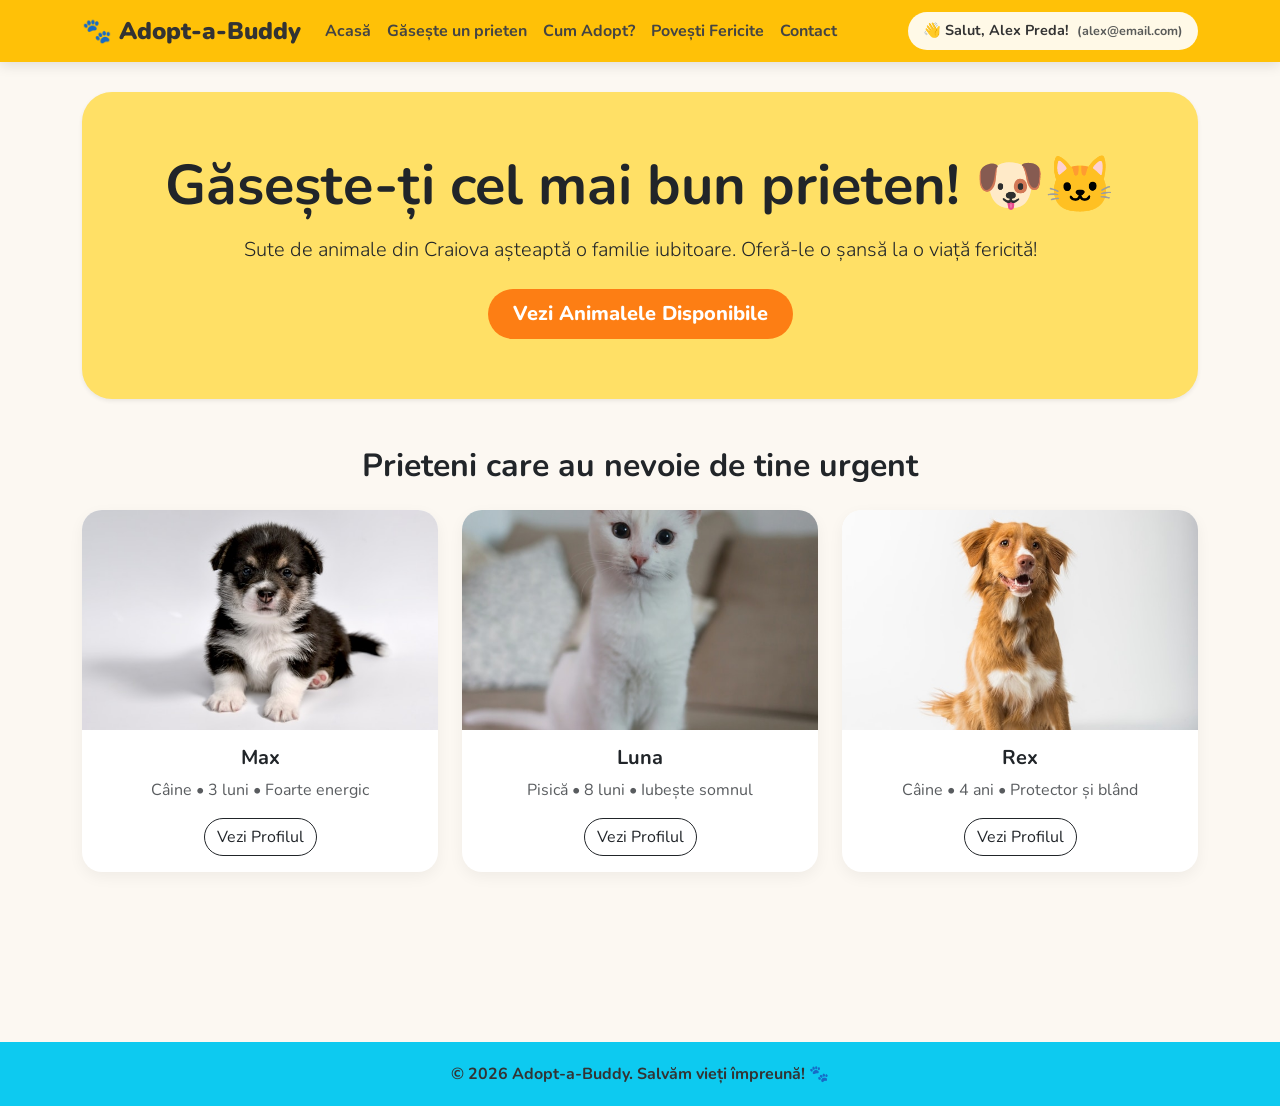
<file: proiect-adoptie/index.html>
<!DOCTYPE html>
<html lang="ro">
<head>
    <meta charset="UTF-8">
    <meta name="viewport" content="width=device-width, initial-scale=1.0">
    <title>Adopt-a-Buddy | Acasă</title>
    <link href="https://cdn.jsdelivr.net/npm/bootstrap@5.3.0/dist/css/bootstrap.min.css" rel="stylesheet">
    <link href="https://fonts.googleapis.com/css2?family=Nunito:wght@400;700;900&display=swap" rel="stylesheet">
    <link rel="stylesheet" href="css/style.css">


</head>
<body>

    <nav class="navbar navbar-expand-lg sticky-top">
        <div class="container">
            <a class="navbar-brand" href="index.html">🐾 Adopt-a-Buddy</a>
            <button class="navbar-toggler" type="button" data-bs-toggle="collapse" data-bs-target="#navbarNav">
                <span class="navbar-toggler-icon"></span>
            </button>
            <div class="collapse navbar-collapse" id="navbarNav">
                <ul class="navbar-nav me-auto mb-2 mb-lg-0">
                    <li class="nav-item"><a class="nav-link active" href="index.html">Acasă</a></li>
                    <li class="nav-item"><a class="nav-link" href="adoptie.html">Găsește un prieten</a></li>
                    <li class="nav-item"><a class="nav-link" href="cum-adopt.html">Cum Adopt?</a></li>
                    <li class="nav-item"><a class="nav-link" href="povesti.html">Povești Fericite</a></li>
                    <li class="nav-item"><a class="nav-link" href="contact.html">Contact</a></li>
                </ul>
                <div class="d-flex align-items-center">
                    <a href="profil-utilizator.html" class="user-info">
                        <span>👋 Salut, Alex Preda!</span>
                        <small class="text-muted ms-1">(alex@email.com)</small>
                    </a>
                </div>
            </div>
        </div>
    </nav>

    <main class="container min-vh-100">
        
        <div class="hero-section text-center mb-5 shadow-sm">
            <h1 class="display-4 fw-bold mb-3">Găsește-ți cel mai bun prieten! 🐶🐱</h1>
            <p class="lead mb-4">Sute de animale din Craiova așteaptă o familie iubitoare. Oferă-le o șansă la o viață fericită!</p>
            <a href="adoptie.html" class="btn btn-custom btn-lg">Vezi Animalele Disponibile</a>
        </div>

        <h2 class="fw-bold text-center mb-4">Prieteni care au nevoie de tine urgent</h2>
        <div class="row g-4">
            
            <div class="col-md-4">
                <div class="card animal-card">
                    <img src="imagini/poza1.jpg" class="card-img-top" alt="Câinele Max">
                    <div class="card-body text-center">
                        <h5 class="card-title fw-bold">Max</h5>
                        <p class="card-text text-muted">Câine • 3 luni • Foarte energic</p>
                        <a href="profil-animal.html" class="btn btn-outline-dark rounded-pill">Vezi Profilul</a>
                    </div>
                </div>
            </div>

            <div class="col-md-4">
                <div class="card animal-card">
                    <img src="imagini/poza8.jpg" class="card-img-top" alt="Pisica Luna">
                    <div class="card-body text-center">
                        <h5 class="card-title fw-bold">Luna</h5>
                        <p class="card-text text-muted">Pisică • 8 luni • Iubește somnul</p>
                        <a href="profil-animal.html" class="btn btn-outline-dark rounded-pill">Vezi Profilul</a>
                    </div>
                </div>
            </div>

            <div class="col-md-4">
                <div class="card animal-card">
                    <img src="imagini/poza3.jpg" class="card-img-top" alt="Câinele Rex">
                    <div class="card-body text-center">
                        <h5 class="card-title fw-bold">Rex</h5>
                        <p class="card-text text-muted">Câine • 4 ani • Protector și blând</p>
                        <a href="profil-animal.html" class="btn btn-outline-dark rounded-pill">Vezi Profilul</a>
                    </div>
                </div>
            </div>

        </div>

    </main>

    <footer class="footer text-center">
        <div class="container">
            <p class="mb-0 fw-bold">© 2026 Adopt-a-Buddy. Salvăm vieți împreună! 🐾</p>
        </div>
    </footer>

    <script src="https://cdn.jsdelivr.net/npm/bootstrap@5.3.0/dist/js/bootstrap.bundle.min.js"></script>
</body>
</html>
</file>
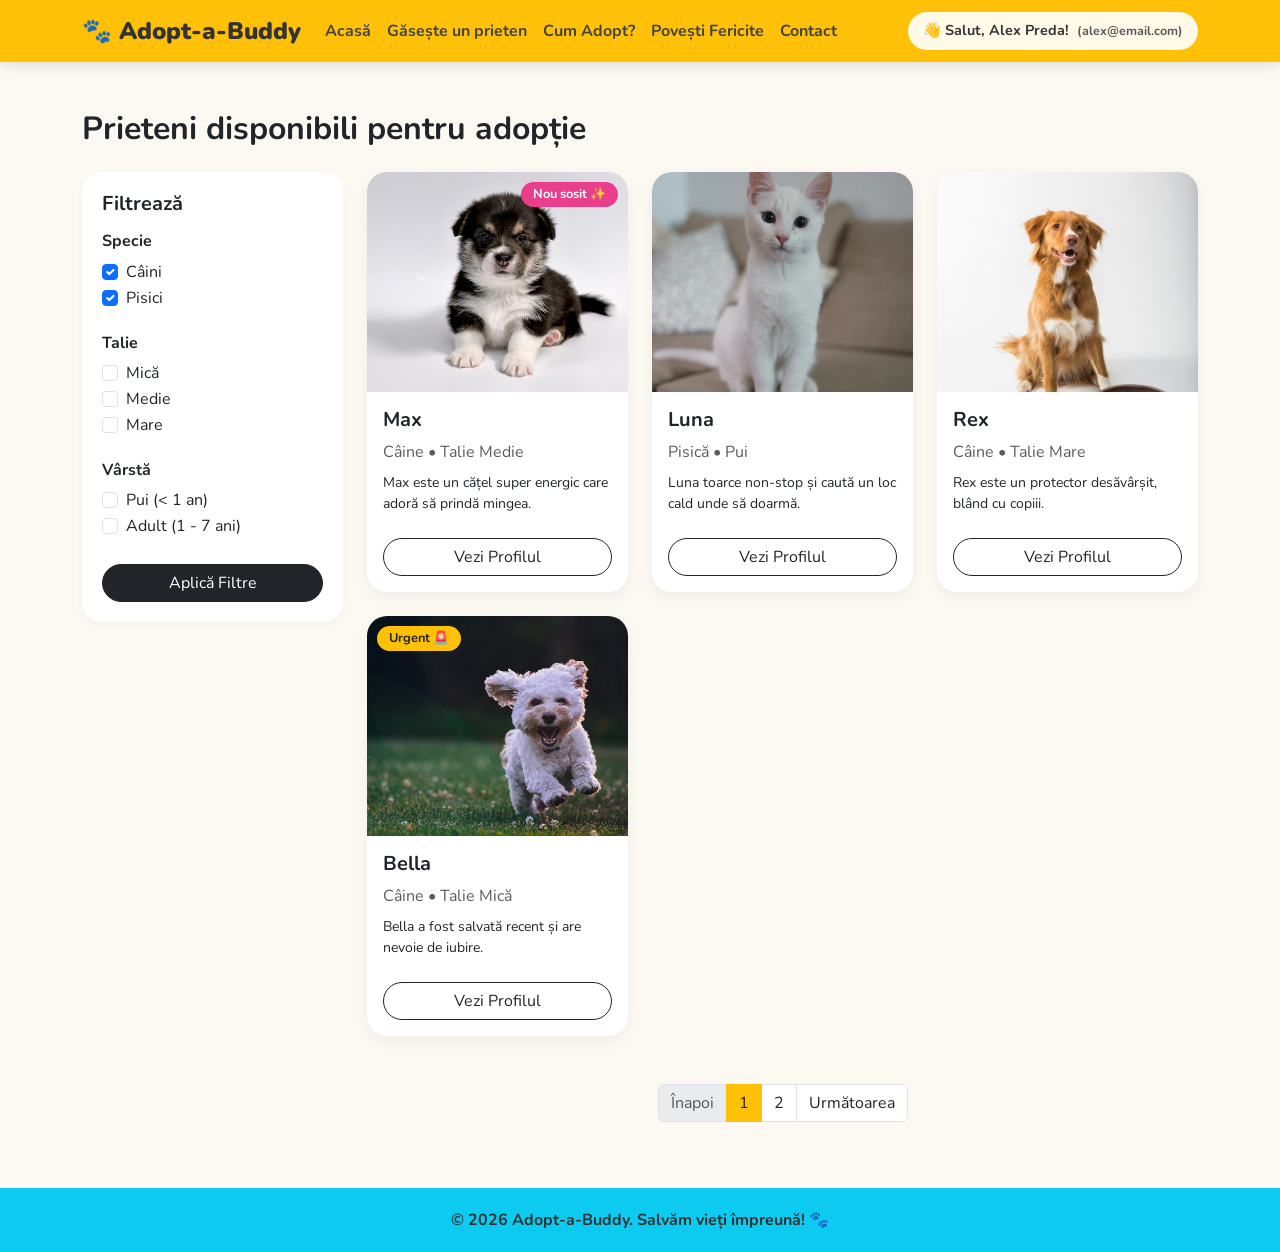
<file: proiect-adoptie/adoptie.html>
<!DOCTYPE html>
<html lang="ro">
<head>
    <meta charset="UTF-8">
    <meta name="viewport" content="width=device-width, initial-scale=1.0">
    <title>Adopt-a-Buddy | Găsește un prieten</title>
    <link href="https://cdn.jsdelivr.net/npm/bootstrap@5.3.0/dist/css/bootstrap.min.css" rel="stylesheet">
    <link href="https://fonts.googleapis.com/css2?family=Nunito:wght@400;700;900&display=swap" rel="stylesheet">
    <link rel="stylesheet" href="css/style.css">


</head>
<body>

    <nav class="navbar navbar-expand-lg sticky-top">
        <div class="container">
            <a class="navbar-brand" href="index.html">🐾 Adopt-a-Buddy</a>
            <button class="navbar-toggler" type="button" data-bs-toggle="collapse" data-bs-target="#navbarNav">
                <span class="navbar-toggler-icon"></span>
            </button>
            <div class="collapse navbar-collapse" id="navbarNav">
                <ul class="navbar-nav me-auto mb-2 mb-lg-0">
                    <li class="nav-item"><a class="nav-link" href="index.html">Acasă</a></li>
                    <li class="nav-item"><a class="nav-link active" href="adoptie.html">Găsește un prieten</a></li>
                    <li class="nav-item"><a class="nav-link" href="cum-adopt.html">Cum Adopt?</a></li>
                    <li class="nav-item"><a class="nav-link" href="povesti.html">Povești Fericite</a></li>
                    <li class="nav-item"><a class="nav-link" href="contact.html">Contact</a></li>
                </ul>
                <div class="d-flex align-items-center">
                    <a href="profil-utilizator.html" class="user-info">
                        <span>👋 Salut, Alex Preda!</span>
                        <small class="text-muted ms-1">(alex@email.com)</small>
                    </a>
                </div>
            </div>
        </div>
    </nav>

    <main class="container mt-5 min-vh-100">
        
        <h2 class="fw-bold mb-4">Prieteni disponibili pentru adopție</h2>

        <div class="row">
            <div class="col-lg-3 mb-4">
                <div class="filter-sidebar">
                    <h5 class="fw-bold mb-3">Filtrează</h5>
                    
                    <h6 class="fw-bold mt-3">Specie</h6>
                    <div class="form-check">
                        <input class="form-check-input" type="checkbox" id="checkCaine" checked>
                        <label class="form-check-label" for="checkCaine">Câini</label>
                    </div>
                    <div class="form-check">
                        <input class="form-check-input" type="checkbox" id="checkPisica" checked>
                        <label class="form-check-label" for="checkPisica">Pisici</label>
                    </div>

                    <h6 class="fw-bold mt-4">Talie</h6>
                    <div class="form-check">
                        <input class="form-check-input" type="checkbox" id="talieMica">
                        <label class="form-check-label" for="talieMica">Mică</label>
                    </div>
                    <div class="form-check">
                        <input class="form-check-input" type="checkbox" id="talieMedie">
                        <label class="form-check-label" for="talieMedie">Medie</label>
                    </div>
                    <div class="form-check">
                        <input class="form-check-input" type="checkbox" id="talieMare">
                        <label class="form-check-label" for="talieMare">Mare</label>
                    </div>

                    <h6 class="fw-bold mt-4">Vârstă</h6>
                    <div class="form-check">
                        <input class="form-check-input" type="checkbox" id="varstaPui">
                        <label class="form-check-label" for="varstaPui">Pui (< 1 an)</label>
                    </div>
                    <div class="form-check">
                        <input class="form-check-input" type="checkbox" id="varstaAdult">
                        <label class="form-check-label" for="varstaAdult">Adult (1 - 7 ani)</label>
                    </div>
                    
                    <button class="btn btn-dark w-100 mt-4 rounded-pill">Aplică Filtre</button>
                </div>
            </div>

            <div class="col-lg-9">
                <div class="row g-4">
                    
                    <div class="col-md-6 col-xl-4">
                        <div class="card animal-card">
                            <span class="badge badge-custom text-white">Nou sosit ✨</span>
                            <img src="imagini/poza1.jpg" class="card-img-top" alt="Max">
                            <div class="card-body">
                                <h5 class="card-title fw-bold">Max</h5>
                                <p class="card-text text-muted mb-2">Câine • Talie Medie</p>
                                <p class="small">Max este un cățel super energic care adoră să prindă mingea.</p>
                                <a href="profil-animal.html" class="btn btn-outline-dark w-100 rounded-pill mt-2">Vezi Profilul</a>
                            </div>
                        </div>
                    </div>

                    <div class="col-md-6 col-xl-4">
                        <div class="card animal-card">
                            <img src="imagini/poza8.jpg" class="card-img-top" alt="Luna">
                            <div class="card-body">
                                <h5 class="card-title fw-bold">Luna</h5>
                                <p class="card-text text-muted mb-2">Pisică • Pui</p>
                                <p class="small">Luna toarce non-stop și caută un loc cald unde să doarmă.</p>
                                <a href="profil-animal.html" class="btn btn-outline-dark w-100 rounded-pill mt-2">Vezi Profilul</a>
                            </div>
                        </div>
                    </div>

                    <div class="col-md-6 col-xl-4">
                        <div class="card animal-card">
                            <img src="imagini/poza3.jpg" class="card-img-top" alt="Rex">
                            <div class="card-body">
                                <h5 class="card-title fw-bold">Rex</h5>
                                <p class="card-text text-muted mb-2">Câine • Talie Mare</p>
                                <p class="small">Rex este un protector desăvârșit, blând cu copiii.</p>
                                <a href="profil-animal.html" class="btn btn-outline-dark w-100 rounded-pill mt-2">Vezi Profilul</a>
                            </div>
                        </div>
                    </div>

                    <div class="col-md-6 col-xl-4">
                        <div class="card animal-card">
                            <span class="badge bg-warning text-dark badge-custom" style="right: auto; left: 10px;">Urgent 🚨</span>
                            <img src="imagini/poza4.jpg" class="card-img-top" alt="Bella">
                            <div class="card-body">
                                <h5 class="card-title fw-bold">Bella</h5>
                                <p class="card-text text-muted mb-2">Câine • Talie Mică</p>
                                <p class="small">Bella a fost salvată recent și are nevoie de iubire.</p>
                                <a href="profil-animal.html" class="btn btn-outline-dark w-100 rounded-pill mt-2">Vezi Profilul</a>
                            </div>
                        </div>
                    </div>

                    </div>
                
                <nav class="mt-5">
                    <ul class="pagination justify-content-center">
                        <li class="page-item disabled"><a class="page-link" href="#">Înapoi</a></li>
                        <li class="page-item active"><a class="page-link bg-warning border-warning text-dark" href="#">1</a></li>
                        <li class="page-item"><a class="page-link text-dark" href="#">2</a></li>
                        <li class="page-item"><a class="page-link text-dark" href="#">Următoarea</a></li>
                    </ul>
                </nav>

            </div>
        </div>
    </main>

    <footer class="footer text-center">
        <div class="container">
            <p class="mb-0 fw-bold">© 2026 Adopt-a-Buddy. Salvăm vieți împreună! 🐾</p>
        </div>
    </footer>

    <script src="https://cdn.jsdelivr.net/npm/bootstrap@5.3.0/dist/js/bootstrap.bundle.min.js"></script>
</body>
</html>
</file>
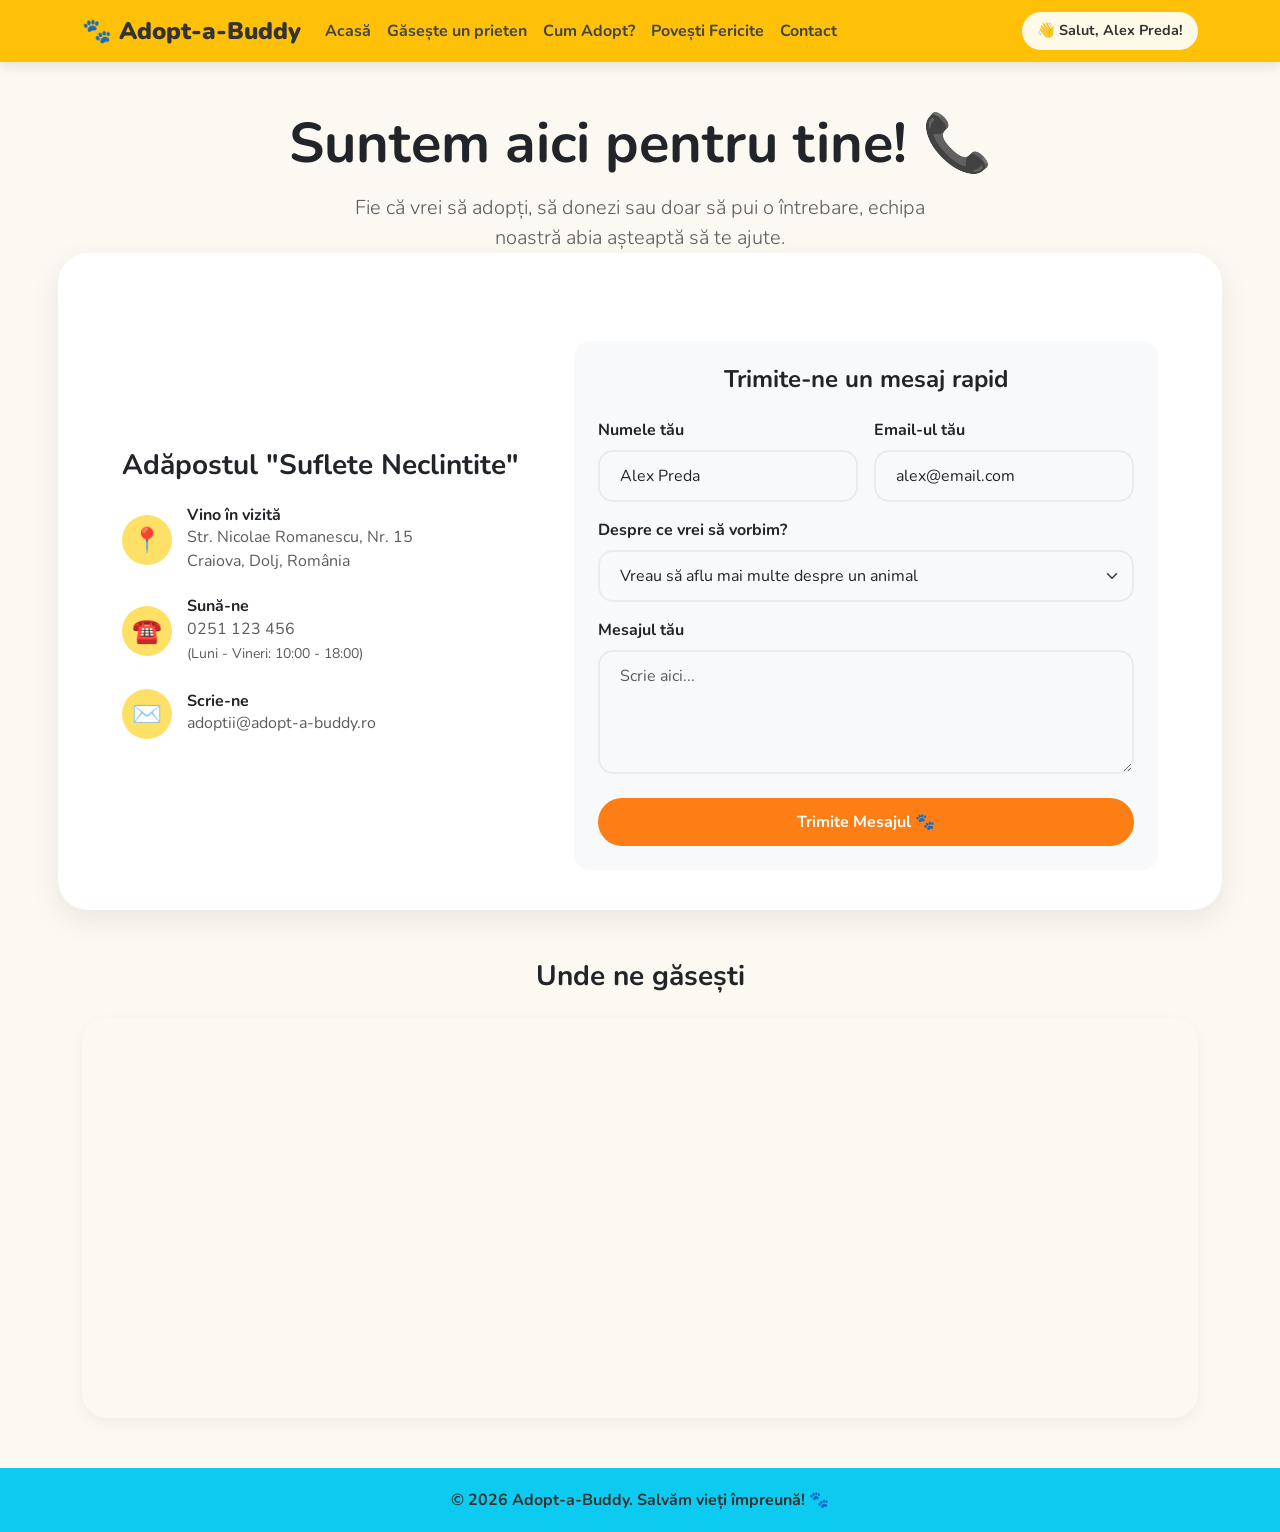
<file: proiect-adoptie/contact.html>
<!DOCTYPE html>
<html lang="ro">
<head>
    <meta charset="UTF-8">
    <meta name="viewport" content="width=device-width, initial-scale=1.0">
    <title>Adopt-a-Buddy | Contact</title>
    <link href="https://cdn.jsdelivr.net/npm/bootstrap@5.3.0/dist/css/bootstrap.min.css" rel="stylesheet">
    <link href="https://fonts.googleapis.com/css2?family=Nunito:wght@400;700;900&display=swap" rel="stylesheet">
    <link rel="stylesheet" href="css/style.css">


</head>
<body>

    <nav class="navbar navbar-expand-lg sticky-top">
        <div class="container">
            <a class="navbar-brand" href="index.html">🐾 Adopt-a-Buddy</a>
            <button class="navbar-toggler" type="button" data-bs-toggle="collapse" data-bs-target="#navbarNav">
                <span class="navbar-toggler-icon"></span>
            </button>
            <div class="collapse navbar-collapse" id="navbarNav">
                <ul class="navbar-nav me-auto mb-2 mb-lg-0">
                    <li class="nav-item"><a class="nav-link" href="index.html">Acasă</a></li>
                    <li class="nav-item"><a class="nav-link" href="adoptie.html">Găsește un prieten</a></li>
                    <li class="nav-item"><a class="nav-link" href="cum-adopt.html">Cum Adopt?</a></li>
                    <li class="nav-item"><a class="nav-link" href="povesti.html">Povești Fericite</a></li>
                    <li class="nav-item"><a class="nav-link active" href="contact.html">Contact</a></li>
                </ul>
                <div class="d-flex align-items-center">
                    <a href="profil-utilizator.html" class="user-info">
                        <span>👋 Salut, Alex Preda!</span>
                    </a>
                </div>
            </div>
        </div>
    </nav>

    <main class="container mt-5 min-vh-100">
        
        <div class="text-center mb-5">
            <h1 class="display-4 fw-bold mb-3">Suntem aici pentru tine! 📞</h1>
            <p class="lead text-muted mx-auto" style="max-width: 600px;">
                Fie că vrei să adopți, să donezi sau doar să pui o întrebare, echipa noastră abia așteaptă să te ajute.
            </p>
        </div>

        <div class="contact-card row g-5 align-items-center">
            
            <div class="col-lg-5">
                <h3 class="fw-bold mb-4">Adăpostul "Suflete Neclintite"</h3>
                
                <div class="d-flex align-items-center mb-4">
                    <div class="contact-icon">📍</div>
                    <div>
                        <h6 class="fw-bold mb-0">Vino în vizită</h6>
                        <p class="text-muted mb-0">Str. Nicolae Romanescu, Nr. 15<br>Craiova, Dolj, România</p>
                    </div>
                </div>

                <div class="d-flex align-items-center mb-4">
                    <div class="contact-icon">☎️</div>
                    <div>
                        <h6 class="fw-bold mb-0">Sună-ne</h6>
                        <p class="text-muted mb-0">0251 123 456<br><small>(Luni - Vineri: 10:00 - 18:00)</small></p>
                    </div>
                </div>

                <div class="d-flex align-items-center mb-4">
                    <div class="contact-icon">✉️</div>
                    <div>
                        <h6 class="fw-bold mb-0">Scrie-ne</h6>
                        <p class="text-muted mb-0">adoptii@adopt-a-buddy.ro</p>
                    </div>
                </div>
            </div>

            <div class="col-lg-7">
                <div class="bg-light p-4 rounded-4">
                    <h4 class="fw-bold mb-4 text-center">Trimite-ne un mesaj rapid</h4>
                    
                    <form>
                        <div class="row g-3">
                            <div class="col-md-6">
                                <label for="numeInput" class="form-label fw-bold">Numele tău</label>
                                <input type="text" class="form-control" id="numeInput" value="Alex Preda" readonly>
                            </div>
                            <div class="col-md-6">
                                <label for="emailInput" class="form-label fw-bold">Email-ul tău</label>
                                <input type="email" class="form-control" id="emailInput" value="alex@email.com" readonly>
                            </div>
                            
                            <div class="col-12">
                                <label for="subiectSelect" class="form-label fw-bold">Despre ce vrei să vorbim?</label>
                                <select class="form-select form-control" id="subiectSelect">
                                    <option selected>Vreau să aflu mai multe despre un animal</option>
                                    <option value="1">Vreau să donez hrană/pături</option>
                                    <option value="2">Vreau să fiu voluntar</option>
                                    <option value="3">Altă întrebare</option>
                                </select>
                            </div>

                            <div class="col-12">
                                <label for="mesajInput" class="form-label fw-bold">Mesajul tău</label>
                                <textarea class="form-control" id="mesajInput" rows="4" placeholder="Scrie aici..."></textarea>
                            </div>

                            <div class="col-12 mt-4">
                                <button type="button" class="btn-submit">Trimite Mesajul 🐾</button>
                            </div>
                        </div>
                    </form>
                </div>
            </div>
            
        </div> <h3 class="fw-bold mb-4 text-center">Unde ne găsești</h3>
        <div class="map-container mb-5">
            <iframe src="https://www.google.com/maps/embed?pb=!1m18!1m12!1m3!1d2853.4862529731236!2d23.805566376510657!3d44.30058867107775!2m3!1f0!2f0!3f0!3m2!1i1024!2i768!4f13.1!3m3!1m2!1s0x4752d7658c148ca5%3A0xe5a3ebda89b4fdf3!2sParcul%20Nicolae%20Romanescu!5e0!3m2!1sro!2sro!4v1709900000000!5m2!1sro!2sro" allowfullscreen="" loading="lazy" referrerpolicy="no-referrer-when-downgrade"></iframe>
        </div>

    </main>

    <footer class="footer text-center">
        <div class="container">
            <p class="mb-0 fw-bold">© 2026 Adopt-a-Buddy. Salvăm vieți împreună! 🐾</p>
        </div>
    </footer>

    <script src="https://cdn.jsdelivr.net/npm/bootstrap@5.3.0/dist/js/bootstrap.bundle.min.js"></script>
</body>
</html>
</file>
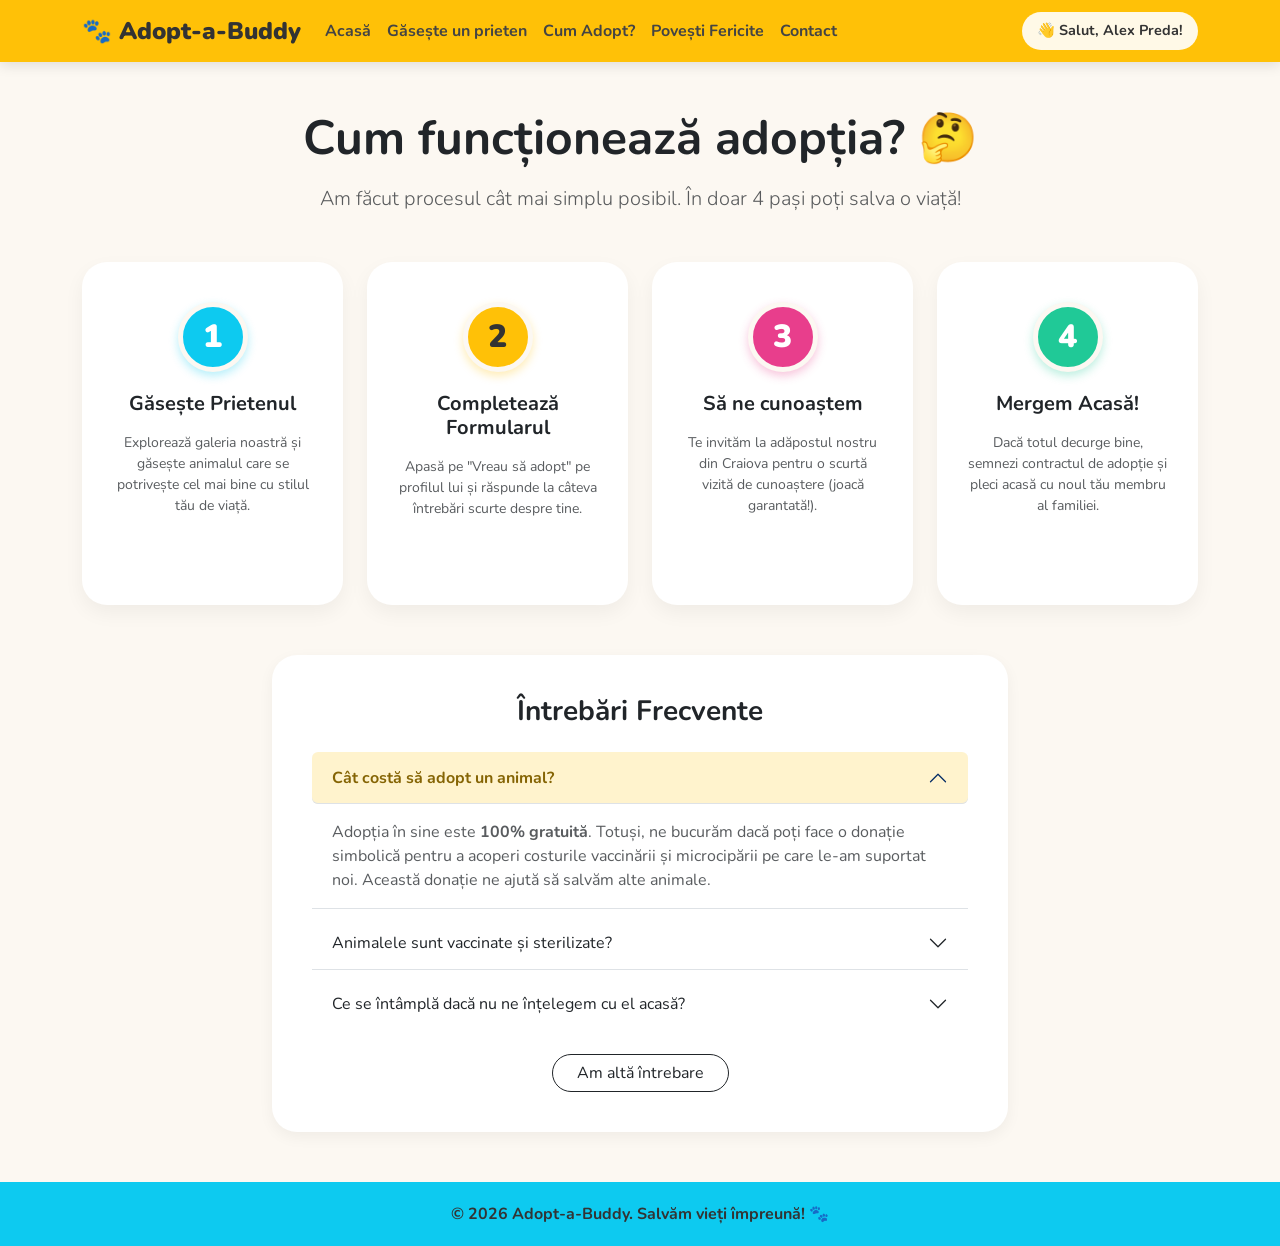
<file: proiect-adoptie/cum-adopt.html>
<!DOCTYPE html>
<html lang="ro">
<head>
    <meta charset="UTF-8">
    <meta name="viewport" content="width=device-width, initial-scale=1.0">
    <title>Adopt-a-Buddy | Cum Adopt?</title>
    <link href="https://cdn.jsdelivr.net/npm/bootstrap@5.3.0/dist/css/bootstrap.min.css" rel="stylesheet">
    <link href="https://fonts.googleapis.com/css2?family=Nunito:wght@400;700;900&display=swap" rel="stylesheet">
    <link rel="stylesheet" href="css/style.css">


</head>
<body>

    <nav class="navbar navbar-expand-lg sticky-top">
        <div class="container">
            <a class="navbar-brand" href="index.html">🐾 Adopt-a-Buddy</a>
            <button class="navbar-toggler" type="button" data-bs-toggle="collapse" data-bs-target="#navbarNav">
                <span class="navbar-toggler-icon"></span>
            </button>
            <div class="collapse navbar-collapse" id="navbarNav">
                <ul class="navbar-nav me-auto mb-2 mb-lg-0">
                    <li class="nav-item"><a class="nav-link" href="index.html">Acasă</a></li>
                    <li class="nav-item"><a class="nav-link" href="adoptie.html">Găsește un prieten</a></li>
                    <li class="nav-item"><a class="nav-link active" href="cum-adopt.html">Cum Adopt?</a></li>
                    <li class="nav-item"><a class="nav-link" href="povesti.html">Povești Fericite</a></li>
                    <li class="nav-item"><a class="nav-link" href="contact.html">Contact</a></li>
                </ul>
                <div class="d-flex align-items-center">
                    <a href="profil-utilizator.html" class="user-info">
                        <span>👋 Salut, Alex Preda!</span>
                    </a>
                </div>
            </div>
        </div>
    </nav>

    <main class="container mt-5 min-vh-100">
        
        <div class="text-center mb-5">
            <h1 class="display-5 fw-bold mb-3">Cum funcționează adopția? 🤔</h1>
            <p class="lead text-muted">Am făcut procesul cât mai simplu posibil. În doar 4 pași poți salva o viață!</p>
        </div>

        <div class="row g-4">
            
            <div class="col-md-6 col-lg-3">
                <div class="step-card step-1">
                    <div class="step-number">1</div>
                    <h5 class="fw-bold mb-3">Găsește Prietenul</h5>
                    <p class="text-muted small">Explorează galeria noastră și găsește animalul care se potrivește cel mai bine cu stilul tău de viață.</p>
                </div>
            </div>

            <div class="col-md-6 col-lg-3">
                <div class="step-card step-2">
                    <div class="step-number">2</div>
                    <h5 class="fw-bold mb-3">Completează Formularul</h5>
                    <p class="text-muted small">Apasă pe "Vreau să adopt" pe profilul lui și răspunde la câteva întrebări scurte despre tine.</p>
                </div>
            </div>

            <div class="col-md-6 col-lg-3">
                <div class="step-card step-3">
                    <div class="step-number">3</div>
                    <h5 class="fw-bold mb-3">Să ne cunoaștem</h5>
                    <p class="text-muted small">Te invităm la adăpostul nostru din Craiova pentru o scurtă vizită de cunoaștere (joacă garantată!).</p>
                </div>
            </div>

            <div class="col-md-6 col-lg-3">
                <div class="step-card step-4">
                    <div class="step-number">4</div>
                    <h5 class="fw-bold mb-3">Mergem Acasă!</h5>
                    <p class="text-muted small">Dacă totul decurge bine, semnezi contractul de adopție și pleci acasă cu noul tău membru al familiei.</p>
                </div>
            </div>

        </div>

        <div class="row justify-content-center">
            <div class="col-lg-8">
                <div class="faq-section">
                    <h3 class="fw-bold text-center mb-4">Întrebări Frecvente</h3>
                    
                    <div class="accordion" id="accordionFAQ">
                        
                        <div class="accordion-item border-0 border-bottom mb-2">
                            <h2 class="accordion-header" id="headingOne">
                                <button class="accordion-button rounded" type="button" data-bs-toggle="collapse" data-bs-target="#collapseOne" aria-expanded="true" aria-controls="collapseOne">
                                    Cât costă să adopt un animal?
                                </button>
                            </h2>
                            <div id="collapseOne" class="accordion-collapse collapse show" aria-labelledby="headingOne" data-bs-parent="#accordionFAQ">
                                <div class="accordion-body text-muted">
                                    Adopția în sine este <strong>100% gratuită</strong>. Totuși, ne bucurăm dacă poți face o donație simbolică pentru a acoperi costurile vaccinării și microcipării pe care le-am suportat noi. Această donație ne ajută să salvăm alte animale.
                                </div>
                            </div>
                        </div>

                        <div class="accordion-item border-0 border-bottom mb-2">
                            <h2 class="accordion-header" id="headingTwo">
                                <button class="accordion-button collapsed rounded" type="button" data-bs-toggle="collapse" data-bs-target="#collapseTwo" aria-expanded="false" aria-controls="collapseTwo">
                                    Animalele sunt vaccinate și sterilizate?
                                </button>
                            </h2>
                            <div id="collapseTwo" class="accordion-collapse collapse" aria-labelledby="headingTwo" data-bs-parent="#accordionFAQ">
                                <div class="accordion-body text-muted">
                                    Da! Toate animalele adulte care pleacă de la noi sunt deparazitate, vaccinate, microcipate și sterilizate (conform legii). În cazul puilor, sterilizarea este obligatorie la vârsta potrivită prin contract.
                                </div>
                            </div>
                        </div>

                        <div class="accordion-item border-0">
                            <h2 class="accordion-header" id="headingThree">
                                <button class="accordion-button collapsed rounded" type="button" data-bs-toggle="collapse" data-bs-target="#collapseThree" aria-expanded="false" aria-controls="collapseThree">
                                    Ce se întâmplă dacă nu ne înțelegem cu el acasă?
                                </button>
                            </h2>
                            <div id="collapseThree" class="accordion-collapse collapse" aria-labelledby="headingThree" data-bs-parent="#accordionFAQ">
                                <div class="accordion-body text-muted">
                                    Înțelegem că uneori adaptarea poate fi dificilă. Oferim asistență și sfaturi în primele săptămâni. Dacă lucrurile chiar nu funcționează, animalul <strong>trebuie returnat exclusiv adăpostului nostru</strong> (este interzisă abandonarea sau darea lui unei alte persoane fără acordul nostru).
                                </div>
                            </div>
                        </div>

                    </div> <div class="text-center mt-4">
                        <a href="contact.html" class="btn btn-outline-dark rounded-pill px-4">Am altă întrebare</a>
                    </div>

                </div>
            </div>
        </div>

    </main>

    <footer class="footer text-center">
        <div class="container">
            <p class="mb-0 fw-bold">© 2026 Adopt-a-Buddy. Salvăm vieți împreună! 🐾</p>
        </div>
    </footer>

    <script src="https://cdn.jsdelivr.net/npm/bootstrap@5.3.0/dist/js/bootstrap.bundle.min.js"></script>
</body>
</html>
</file>
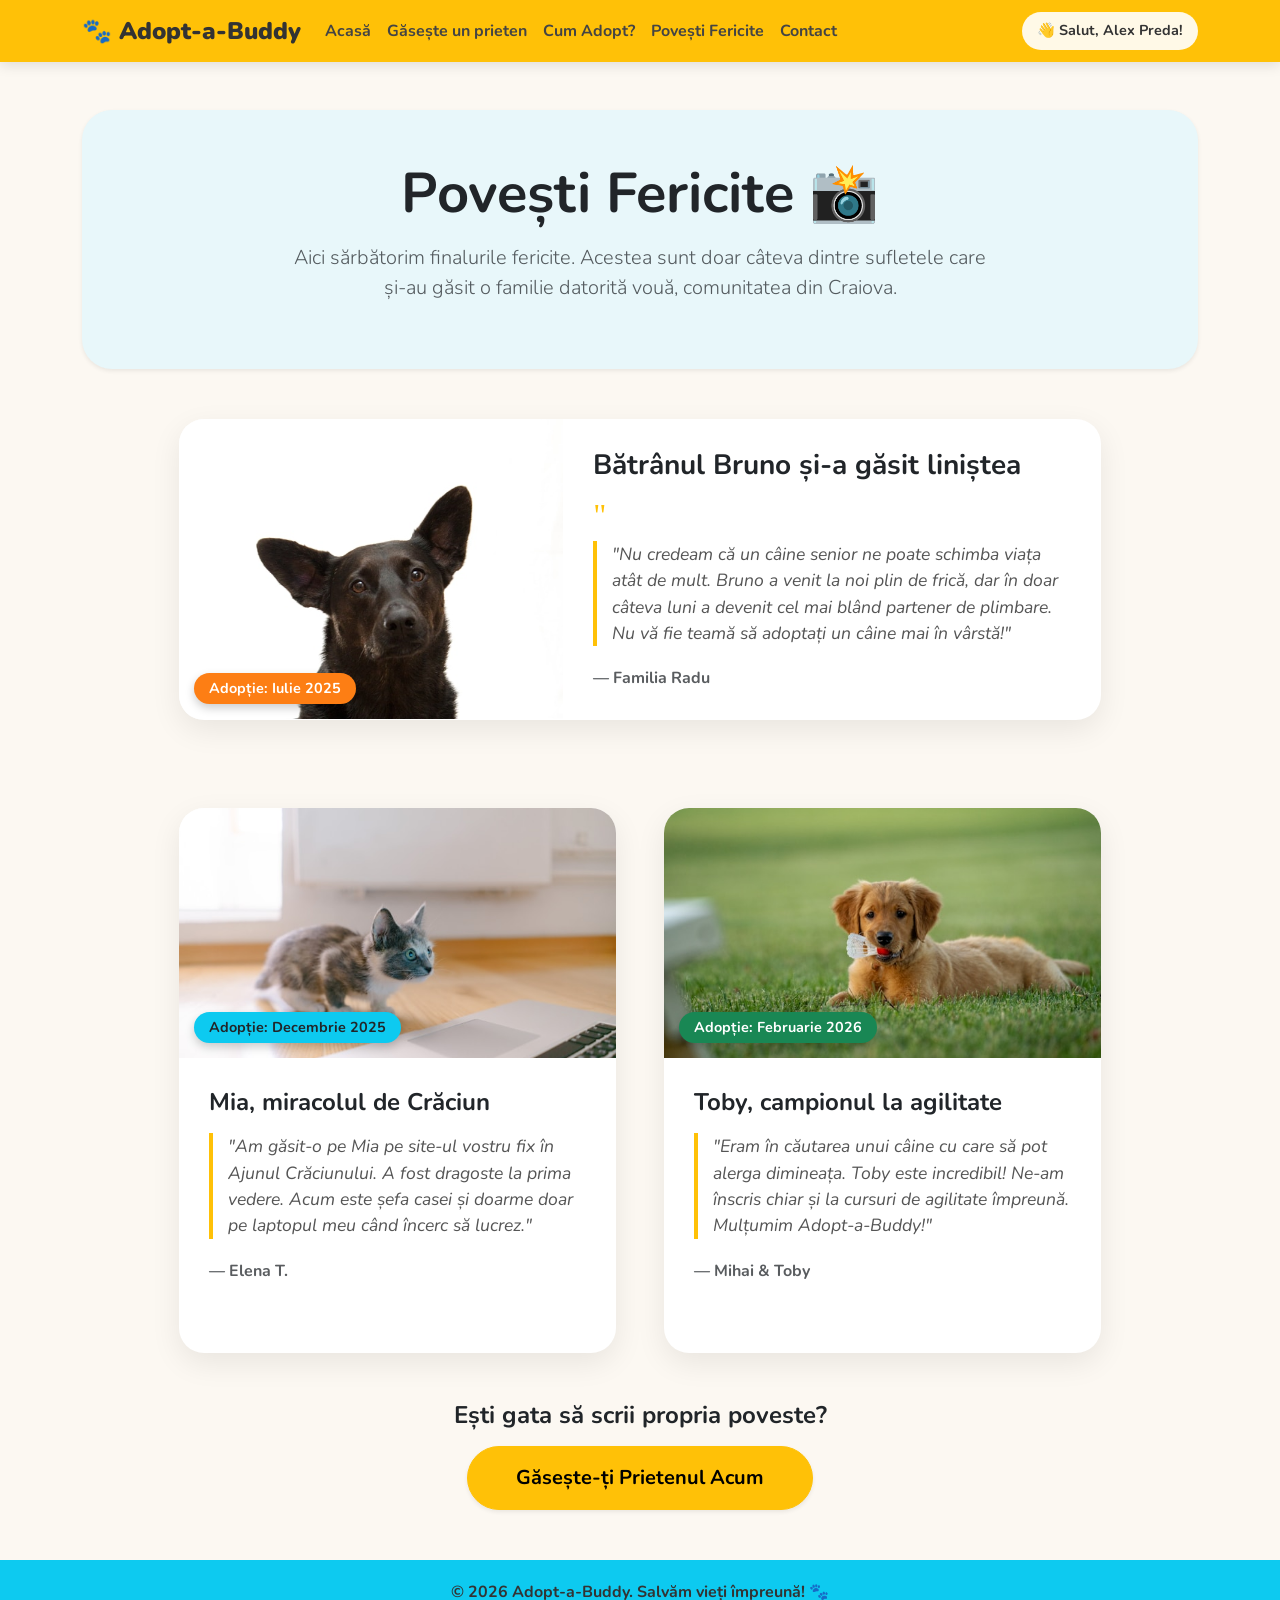
<file: proiect-adoptie/povesti.html>
<!DOCTYPE html>
<html lang="ro">
<head>
    <meta charset="UTF-8">
    <meta name="viewport" content="width=device-width, initial-scale=1.0">
    <title>Adopt-a-Buddy | Povești Fericite</title>
    <link href="https://cdn.jsdelivr.net/npm/bootstrap@5.3.0/dist/css/bootstrap.min.css" rel="stylesheet">
    <link href="https://fonts.googleapis.com/css2?family=Nunito:wght@400;700;900&display=swap" rel="stylesheet">
    <link rel="stylesheet" href="css/style.css">


</head>
<body>

    <nav class="navbar navbar-expand-lg sticky-top">
        <div class="container">
            <a class="navbar-brand" href="index.html">🐾 Adopt-a-Buddy</a>
            <button class="navbar-toggler" type="button" data-bs-toggle="collapse" data-bs-target="#navbarNav">
                <span class="navbar-toggler-icon"></span>
            </button>
            <div class="collapse navbar-collapse" id="navbarNav">
                <ul class="navbar-nav me-auto mb-2 mb-lg-0">
                    <li class="nav-item"><a class="nav-link" href="index.html">Acasă</a></li>
                    <li class="nav-item"><a class="nav-link" href="adoptie.html">Găsește un prieten</a></li>
                    <li class="nav-item"><a class="nav-link" href="cum-adopt.html">Cum Adopt?</a></li>
                    <li class="nav-item"><a class="nav-link active" href="povesti.html">Povești Fericite</a></li>
                    <li class="nav-item"><a class="nav-link" href="contact.html">Contact</a></li>
                </ul>
                <div class="d-flex align-items-center">
                    <a href="profil-utilizator.html" class="user-info">
                        <span>👋 Salut, Alex Preda!</span>
                    </a>
                </div>
            </div>
        </div>
    </nav>

    <main class="container mt-5 min-vh-100">
        
        <div class="stories-hero shadow-sm">
            <h1 class="display-4 fw-bold text-dark mb-3">Povești Fericite 📸</h1>
            <p class="lead text-muted mx-auto" style="max-width: 700px;">
                Aici sărbătorim finalurile fericite. Acestea sunt doar câteva dintre sufletele care și-au găsit o familie datorită vouă, comunitatea din Craiova.
            </p>
        </div>

        <div class="row g-5 justify-content-center">

            <div class="col-lg-10">
                <div class="story-card row g-0">
                    <div class="col-md-5 story-img-container">
                        <img src="imagini/poza5.jpg" class="story-img" alt="Bruno și familia lui">
                        <span class="story-badge">Adopție: Iulie 2025</span>
                    </div>
                    <div class="col-md-7 d-flex align-items-center">
                        <div class="story-content">
                            <h3 class="fw-bold mb-3">Bătrânul Bruno și-a găsit liniștea</h3>
                            <div class="quote-icon">"</div>
                            <p class="testimonial-text">
                                "Nu credeam că un câine senior ne poate schimba viața atât de mult. Bruno a venit la noi plin de frică, dar în doar câteva luni a devenit cel mai blând partener de plimbare. Nu vă fie teamă să adoptați un câine mai în vârstă!"
                            </p>
                            <p class="text-muted fw-bold mb-0">— Familia Radu</p>
                        </div>
                    </div>
                </div>
            </div>

            <div class="col-lg-5">
                <div class="story-card h-100">
                    <div class="story-img-container" style="height: 250px;">
                        <img src="imagini/poza6.jpg" class="story-img" alt="Pisica Mia">
                        <span class="story-badge bg-info text-dark">Adopție: Decembrie 2025</span>
                    </div>
                    <div class="story-content">
                        <h4 class="fw-bold mb-3">Mia, miracolul de Crăciun</h4>
                        <p class="testimonial-text">
                            "Am găsit-o pe Mia pe site-ul vostru fix în Ajunul Crăciunului. A fost dragoste la prima vedere. Acum este șefa casei și doarme doar pe laptopul meu când încerc să lucrez."
                        </p>
                        <p class="text-muted fw-bold mb-0">— Elena T.</p>
                    </div>
                </div>
            </div>

            <div class="col-lg-5">
                <div class="story-card h-100">
                    <div class="story-img-container" style="height: 250px;">
                        <img src="imagini/poza7.jpg" class="story-img" alt="Câinele Toby">
                        <span class="story-badge bg-success">Adopție: Februarie 2026</span>
                    </div>
                    <div class="story-content">
                        <h4 class="fw-bold mb-3">Toby, campionul la agilitate</h4>
                        <p class="testimonial-text">
                            "Eram în căutarea unui câine cu care să pot alerga dimineața. Toby este incredibil! Ne-am înscris chiar și la cursuri de agilitate împreună. Mulțumim Adopt-a-Buddy!"
                        </p>
                        <p class="text-muted fw-bold mb-0">— Mihai & Toby</p>
                    </div>
                </div>
            </div>

        </div> <div class="text-center mt-5 mb-4">
            <h4 class="fw-bold mb-3">Ești gata să scrii propria poveste?</h4>
            <a href="adoptie.html" class="btn btn-warning btn-lg rounded-pill fw-bold shadow-sm px-5 py-3">Găsește-ți Prietenul Acum</a>
        </div>

    </main>

    <footer class="footer text-center">
        <div class="container">
            <p class="mb-0 fw-bold">© 2026 Adopt-a-Buddy. Salvăm vieți împreună! 🐾</p>
        </div>
    </footer>

    <script src="https://cdn.jsdelivr.net/npm/bootstrap@5.3.0/dist/js/bootstrap.bundle.min.js"></script>
</body>
</html>
</file>
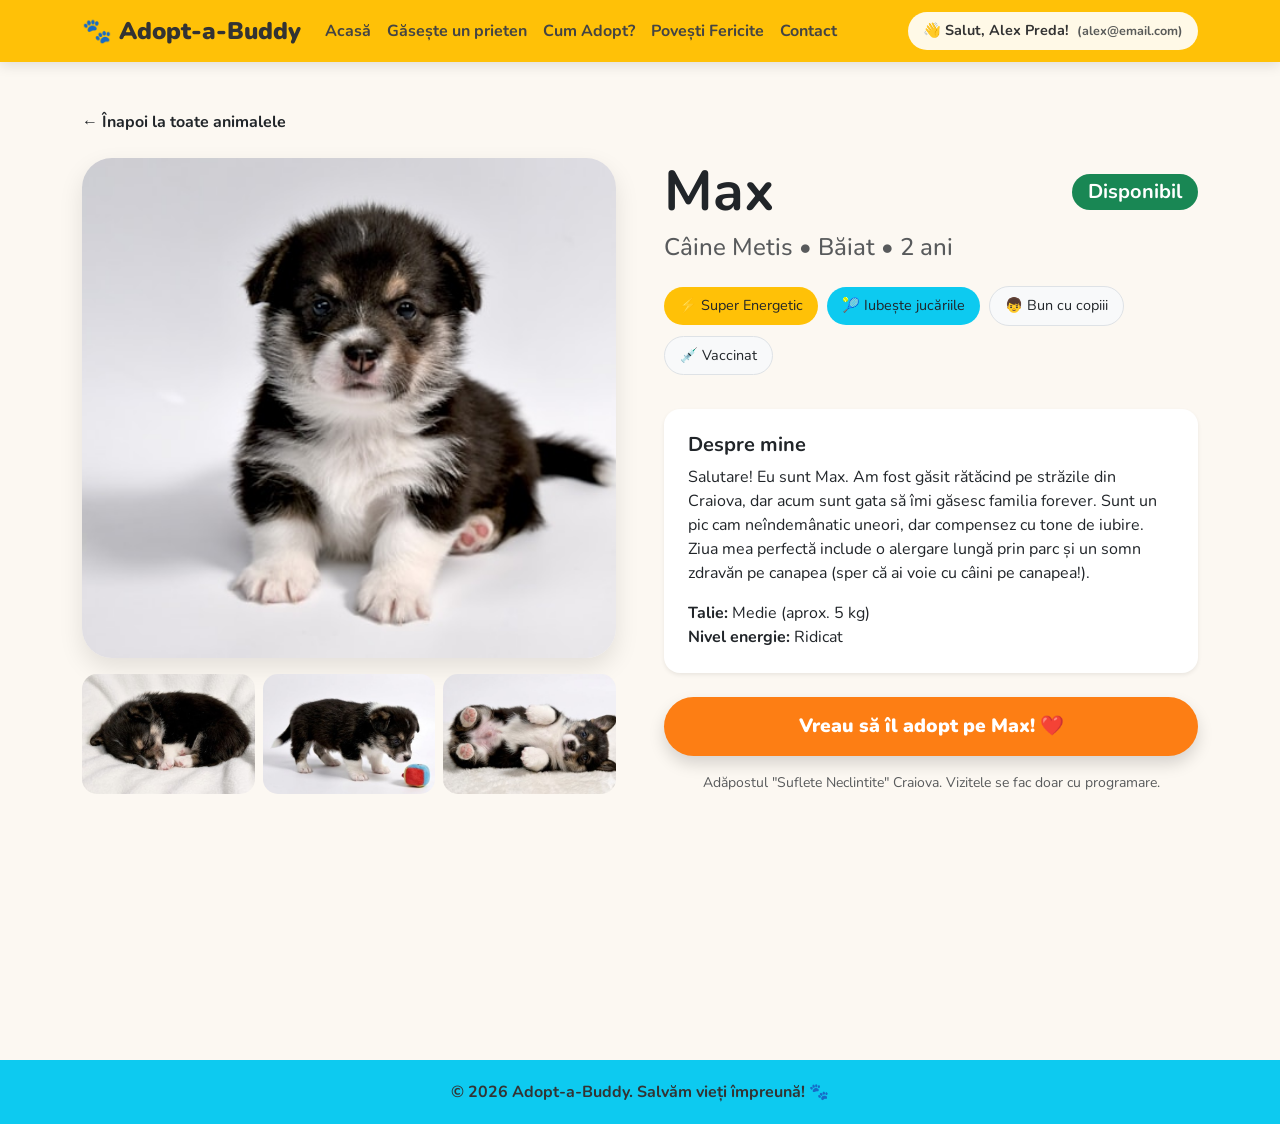
<file: proiect-adoptie/profil-animal.html>
<!DOCTYPE html>
<html lang="ro">
<head>
    <meta charset="UTF-8">
    <meta name="viewport" content="width=device-width, initial-scale=1.0">
    <title>Adopt-a-Buddy | Profil Max</title>
    <link href="https://cdn.jsdelivr.net/npm/bootstrap@5.3.0/dist/css/bootstrap.min.css" rel="stylesheet">
    <link href="https://fonts.googleapis.com/css2?family=Nunito:wght@400;700;900&display=swap" rel="stylesheet">
    <link rel="stylesheet" href="css/style.css">


</head>
<body>

    <nav class="navbar navbar-expand-lg sticky-top">
        <div class="container">
            <a class="navbar-brand" href="index.html">🐾 Adopt-a-Buddy</a>
            <button class="navbar-toggler" type="button" data-bs-toggle="collapse" data-bs-target="#navbarNav">
                <span class="navbar-toggler-icon"></span>
            </button>
            <div class="collapse navbar-collapse" id="navbarNav">
                <ul class="navbar-nav me-auto mb-2 mb-lg-0">
                    <li class="nav-item"><a class="nav-link" href="index.html">Acasă</a></li>
                    <li class="nav-item"><a class="nav-link active" href="adoptie.html">Găsește un prieten</a></li>
                    <li class="nav-item"><a class="nav-link" href="cum-adopt.html">Cum Adopt?</a></li>
                    <li class="nav-item"><a class="nav-link" href="povesti.html">Povești Fericite</a></li>
                    <li class="nav-item"><a class="nav-link" href="contact.html">Contact</a></li>
                </ul>
                <div class="d-flex align-items-center">
                    <a href="profil-utilizator.html" class="user-info">
                        <span>👋 Salut, Alex Preda!</span>
                        <small class="text-muted ms-1">(alex@email.com)</small>
                    </a>
                </div>
            </div>
        </div>
    </nav>

    <main class="container mt-5 min-vh-100">
        
        <a href="adoptie.html" class="text-decoration-none text-dark fw-bold mb-4 d-inline-block">
            &larr; Înapoi la toate animalele
        </a>

        <div class="row g-5">
            <div class="col-lg-6">
                <img src="imagini/poza1.jpg" class="profile-img-main mb-3" alt="Câinele Max">
                
                <div class="row g-2">
                    <div class="col-4"><img src="imagini/poza1a1.jpg" class="gallery-img" alt="Max 1"></div>
                    <div class="col-4"><img src="imagini/poza1a2.jpg" class="gallery-img" alt="Max 2"></div>
                    <div class="col-4"><img src="imagini/poza1a3.jpg" class="gallery-img" alt="Max 3"></div>
                </div>
            </div>

            <div class="col-lg-6">
                <div class="d-flex justify-content-between align-items-center mb-2">
                    <h1 class="display-4 fw-bold mb-0">Max</h1>
                    <span class="badge bg-success fs-5 rounded-pill px-3 py-2">Disponibil</span>
                </div>
                
                <h4 class="text-muted mb-4">Câine Metis • Băiat • 2 ani</h4>

                <div class="mb-4">
                    <span class="trait-badge bg-warning text-dark">⚡ Super Energetic</span>
                    <span class="trait-badge bg-info text-dark">🎾 Iubește jucăriile</span>
                    <span class="trait-badge bg-light text-dark border">👦 Bun cu copiii</span>
                    <span class="trait-badge bg-light text-dark border">💉 Vaccinat</span>
                </div>

                <div class="card border-0 bg-white rounded-4 shadow-sm p-4 mb-4">
                    <h5 class="fw-bold">Despre mine</h5>
                    <p>Salutare! Eu sunt Max. Am fost găsit rătăcind pe străzile din Craiova, dar acum sunt gata să îmi găsesc familia forever. Sunt un pic cam neîndemânatic uneori, dar compensez cu tone de iubire. Ziua mea perfectă include o alergare lungă prin parc și un somn zdravăn pe canapea (sper că ai voie cu câini pe canapea!).</p>
                    <p class="mb-0"><strong>Talie:</strong> Medie (aprox. 5 kg)</p>
                    <p class="mb-0"><strong>Nivel energie:</strong> Ridicat</p>
                </div>

                <button class="btn btn-adopt w-100 shadow">Vreau să îl adopt pe Max! ❤️</button>
                <p class="text-center mt-3 text-muted small">Adăpostul "Suflete Neclintite" Craiova. Vizitele se fac doar cu programare.</p>
            </div>
        </div>

    </main>

    <footer class="footer text-center">
        <div class="container">
            <p class="mb-0 fw-bold">© 2026 Adopt-a-Buddy. Salvăm vieți împreună! 🐾</p>
        </div>
    </footer>

    <script src="https://cdn.jsdelivr.net/npm/bootstrap@5.3.0/dist/js/bootstrap.bundle.min.js"></script>
</body>
</html>
</file>
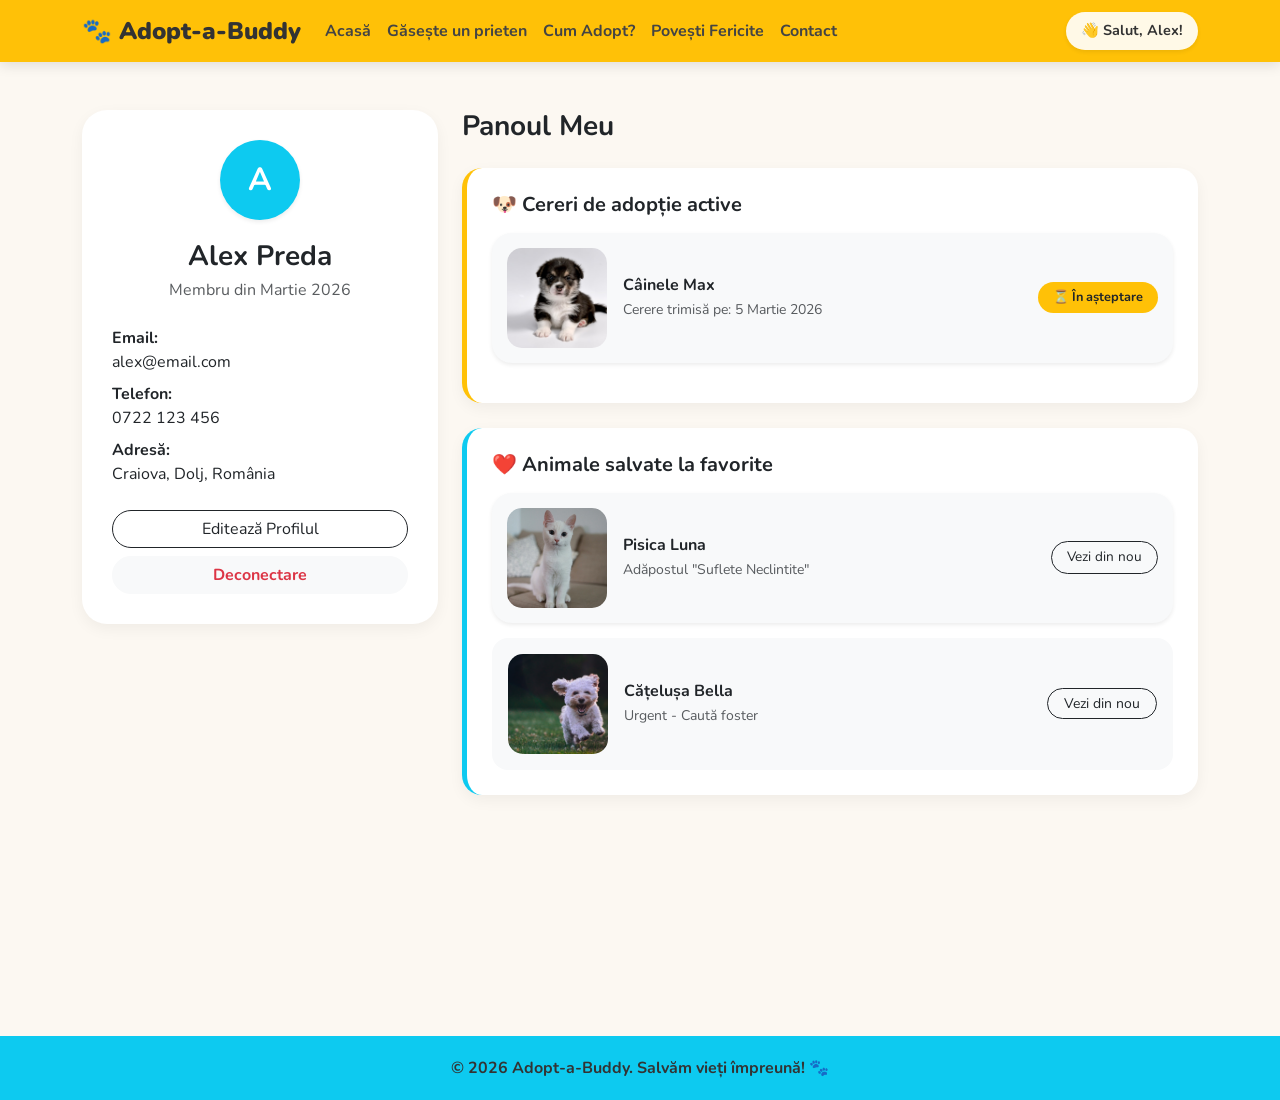
<file: proiect-adoptie/profil-utilizator.html>
<!DOCTYPE html>
<html lang="ro">
<head>
    <meta charset="UTF-8">
    <meta name="viewport" content="width=device-width, initial-scale=1.0">
    <title>Adopt-a-Buddy | Profilul Meu</title>
    <link href="https://cdn.jsdelivr.net/npm/bootstrap@5.3.0/dist/css/bootstrap.min.css" rel="stylesheet">
    <link href="https://fonts.googleapis.com/css2?family=Nunito:wght@400;700;900&display=swap" rel="stylesheet">
    <link rel="stylesheet" href="css/style.css">


</head>
<body>

    <nav class="navbar navbar-expand-lg sticky-top">
        <div class="container">
            <a class="navbar-brand" href="index.html">🐾 Adopt-a-Buddy</a>
            <button class="navbar-toggler" type="button" data-bs-toggle="collapse" data-bs-target="#navbarNav">
                <span class="navbar-toggler-icon"></span>
            </button>
            <div class="collapse navbar-collapse" id="navbarNav">
                <ul class="navbar-nav me-auto mb-2 mb-lg-0">
                    <li class="nav-item"><a class="nav-link" href="index.html">Acasă</a></li>
                    <li class="nav-item"><a class="nav-link" href="adoptie.html">Găsește un prieten</a></li>
                    <li class="nav-item"><a class="nav-link" href="cum-adopt.html">Cum Adopt?</a></li>
                    <li class="nav-item"><a class="nav-link" href="povesti.html">Povești Fericite</a></li>
                    <li class="nav-item"><a class="nav-link" href="contact.html">Contact</a></li>
                </ul>
                <div class="d-flex align-items-center">
                    <a href="profil-utilizator.html" class="user-info shadow-sm">
                        <span>👋 Salut, Alex!</span>
                    </a>
                </div>
            </div>
        </div>
    </nav>

    <main class="container mt-5 min-vh-100">
        
        <div class="row g-4">
            <div class="col-lg-4">
                <div class="profile-card">
                    <div class="user-avatar shadow-sm">A</div>
                    <h3 class="fw-bold mb-1">Alex Preda</h3>
                    <p class="text-muted mb-4">Membru din Martie 2026</p>
                    
                    <div class="text-start mb-4">
                        <p class="mb-2"><strong>Email:</strong><br> alex@email.com</p>
                        <p class="mb-2"><strong>Telefon:</strong><br> 0722 123 456</p>
                        <p class="mb-0"><strong>Adresă:</strong><br> Craiova, Dolj, România</p>
                    </div>
                    
                    <button class="btn btn-outline-dark w-100 rounded-pill mb-2">Editează Profilul</button>
                    <a href="#" class="btn btn-light w-100 rounded-pill text-danger fw-bold">Deconectare</a>
                </div>
            </div>

            <div class="col-lg-8">
                
                <h3 class="fw-bold mb-4">Panoul Meu</h3>

                <div class="dashboard-card border-start border-warning border-5">
                    <h5 class="fw-bold mb-3">🐶 Cereri de adopție active</h5>
                    
                    <div class="animal-row-item shadow-sm">
                        <img src="imagini/poza1.jpg" class="mini-animal-img me-3" alt="Max">
                        <div class="flex-grow-1">
                             <h6 class="fw-bold mb-1">Câinele Max</h6>
                             <p class="text-muted small mb-0">Cerere trimisă pe: 5 Martie 2026</p>
                        </div>
                        <div class="ms-2">
                             <span class="status-badge bg-warning text-dark fw-bold">⏳ În așteptare</span>
                        </div>
                    </div>
                </div>

                <div class="dashboard-card border-start border-info border-5">
                    <h5 class="fw-bold mb-3">❤️ Animale salvate la favorite</h5>
                    
                   <div class="animal-row-item shadow-sm">
                        <img src="imagini/poza8.jpg" class="mini-animal-img me-3" alt="Luna">
                        <div class="flex-grow-1">
                             <h6 class="fw-bold mb-1">Pisica Luna</h6>
                             <p class="text-muted small mb-0">Adăpostul "Suflete Neclintite"</p>
                        </div>
                        <div class="ms-2">
                            <a href="profil-animal.html" class="btn btn-outline-dark btn-vezi-mic">Vezi din nou</a>
                        </div>
                    </div>

                    <div class="d-flex align-items-center bg-light p-3 rounded-4">
                        <img src="imagini/poza4.jpg" class="mini-animal-img me-3" alt="Bella">
                        <div class="flex-grow-1">
                            <h6 class="fw-bold mb-1">Cățelușa Bella</h6>
                            <p class="text-muted small mb-0">Urgent - Caută foster</p>
                        </div>
                        <div class="text-end">
                            <a href="profil-animal.html" class="btn btn-sm btn-outline-dark rounded-pill px-3">Vezi din nou</a>
                        </div>
                    </div>
                </div>

            </div>
        </div>

    </main>

    <footer class="footer text-center">
        <div class="container">
            <p class="mb-0 fw-bold">© 2026 Adopt-a-Buddy. Salvăm vieți împreună! 🐾</p>
        </div>
    </footer>

    <script src="https://cdn.jsdelivr.net/npm/bootstrap@5.3.0/dist/js/bootstrap.bundle.min.js"></script>
</body>
</html>
</file>
<file: proiect-adoptie/css/style.css>
/* --- STILURI GENERALE --- */
body {
    font-family: 'Nunito', sans-serif;
    background-color: #fcf8f2;
}

/* --- NAVBAR & USER INFO --- */
.navbar {
    background-color: #ffc107 !important;
    box-shadow: 0 4px 12px rgba(0,0,0,0.1);
}
.navbar-brand {
    font-weight: 900;
    color: #333 !important;
    font-size: 1.5rem;
}
.nav-link {
    font-weight: 700;
    color: #444 !important;
}
.nav-link:hover {
    color: #fd7e14 !important;
}
.user-info {
    background-color: rgba(255,255,255,0.9);
    border-radius: 20px;
    padding: 8px 15px;
    font-size: 0.9rem;
    font-weight: 700;
    color: #333;
    text-decoration: none;
}

/* --- HERO SECTION & BUTOANE --- */
.hero-section {
    background-color: #ffe066;
    border-radius: 30px;
    padding: 60px 20px;
    margin-top: 30px;
}
.btn-custom {
    background-color: #fd7e14;
    color: white;
    font-weight: 800;
    border-radius: 25px;
    padding: 10px 25px;
    border: none;
}
.btn-custom:hover { background-color: #e86b0c; color: white; }

/* --- PAGINA ADOPTIE (FILTRE SI CARDURI) --- */
.filter-sidebar {
    background-color: white;
    border-radius: 20px;
    padding: 20px;
    box-shadow: 0 4px 10px rgba(0,0,0,0.03);
    position: sticky;
    top: 100px;
}
.animal-card {
    border: none;
    border-radius: 20px;
    overflow: hidden;
    box-shadow: 0 5px 15px rgba(0,0,0,0.05);
    transition: transform 0.3s;
    background-color: white;
    height: 100%;
    position: relative;
}
.animal-card:hover { transform: translateY(-10px); }
.animal-card img { height: 220px; object-fit: cover; }

.badge-custom {
    position: absolute;
    top: 10px;
    right: 10px;
    background-color: #e83e8c;
    color: white;
    font-size: 0.8rem;
    padding: 6px 12px;
    border-radius: 15px;
    z-index: 10;
}

/* --- PAGINA PROFIL ANIMAL --- */
.profile-img-main {
    width: 100%;
    height: 500px;
    object-fit: cover;
    border-radius: 30px;
    box-shadow: 0 10px 25px rgba(0,0,0,0.1);
}
.gallery-img {
    width: 100%;
    height: 120px;
    object-fit: cover;
    border-radius: 15px;
    cursor: pointer;
    transition: transform 0.2s;
}
.gallery-img:hover { transform: scale(1.05); }
.btn-adopt {
    background-color: #fd7e14;
    color: white;
    font-weight: 900;
    font-size: 1.2rem;
    border-radius: 30px;
    padding: 15px;
    border: none;
    transition: background-color 0.3s, transform 0.2s;
    }
.btn-adopt:hover { background-color: #e86b0c; color: white; transform: translateY(-3px); }
.trait-badge {
    font-size: 0.9rem;
    padding: 8px 15px;
    border-radius: 20px;
    margin-right: 5px;
    margin-bottom: 10px;
    display: inline-block;
}

/* --- PAGINA CUM ADOPT (PASII) --- */
.step-card {
    background-color: white;
    border-radius: 25px;
    padding: 40px 30px;
    box-shadow: 0 8px 20px rgba(0,0,0,0.05);
    text-align: center;
    height: 100%;
    position: relative;
    margin-bottom: 30px;
    transition: transform 0.3s;
}
.step-card:hover { transform: translateY(-5px); }
.step-number {
    width: 70px;
    height: 70px;
    color: white;
    font-size: 2rem;
    font-weight: 900;
    border-radius: 50%;
    display: flex;
    align-items: center;
    justify-content: center;
    margin: 0 auto 20px auto;
    border: 5px solid #fcf8f2;
    box-shadow: 0 4px 10px rgba(253, 126, 20, 0.3);
}
/* Culori specifice pentru bulinele cu cifre */
.step-1 .step-number { background-color: #0dcaf0; box-shadow: 0 4px 10px rgba(13, 202, 240, 0.3);}
.step-2 .step-number { background-color: #ffc107; box-shadow: 0 4px 10px rgba(255, 193, 7, 0.3); color: #333; }
.step-3 .step-number { background-color: #e83e8c;  box-shadow: 0 4px 10px rgba(232, 62, 140, 0.3);}
.step-4 .step-number { background-color: #20c997; box-shadow: 0 4px 10px rgba(32, 201, 151, 0.3);}
.faq-section {
    background-color: white;
    border-radius: 25px;
    padding: 40px;
    box-shadow: 0 5px 15px rgba(0,0,0,0.05);
    margin-top: 50px;
}

.accordion-button:not(.collapsed) {
    background-color: #fff3cd;
    color: #856404;
    font-weight: bold;
}
/* --- PAGINA POVESTI (TESTIMONIALE) --- */
.stories-hero {
    background-color: #e8f7fa;
    border-radius: 30px;
    padding: 50px 20px;
    margin-bottom: 50px;
    text-align: center;
}
.story-card {
    background-color: white;
    border: none;
    border-radius: 25px;
    overflow: hidden;
    box-shadow: 0 10px 30px rgba(0,0,0,0.08);
    margin-bottom: 40px;
    transition: transform 0.3s ease;
}
.story-card:hover {
    transform: translateY(-5px);
}
.story-img-container { position: relative; height: 300px; overflow: hidden; }
.story-img { width: 100%; height: 100%; object-fit: cover; }
.story-badge {
    position: absolute; bottom: 15px; left: 15px;
    background-color: #fd7e14; color: white;
    padding: 5px 15px; border-radius: 20px; font-weight: bold;
    font-size: 0.9rem;
    box-shadow: 0 4px 10px rgba(0,0,0,0.2);
}
.story-content {
    padding: 30px;
}

.quote-icon {
    color: #ffc107;
    font-size: 2rem;
    line-height: 1;
    margin-bottom: 10px;
    font-family: serif;
}
.testimonial-text {
    font-size: 1.1rem; font-style: italic; color: #555;
    margin-bottom: 20px; border-left: 4px solid #ffc107; padding-left: 15px;
}
.quote-icon { color: #ffc107; font-size: 2rem; font-family: serif; }

/* --- PAGINA CONTACT --- */
.contact-card {
    background-color: white;
    border-radius: 30px;
    padding: 40px;
    box-shadow: 0 10px 30px rgba(0,0,0,0.08);
    margin-bottom: 50px;
}
.contact-icon {
    width: 50px; height: 50px;
    background-color: #ffe066; color: #333;
    font-size: 1.5rem; display: flex;
    align-items: center; justify-content: center;
    border-radius: 50%; margin-right: 15px;
}
.form-control {
    background-color: #f8f9fa;
    border: 2px solid #e9ecef;
    border-radius: 15px;
    padding: 12px 20px;
    transition: border-color 0.3s;
}

.form-control:focus {
    border-color: #fd7e14;
    box-shadow: none;
}

.btn-submit {
    background-color: #fd7e14;
    color: white;
    font-weight: bold;
    border-radius: 25px;
    padding: 12px 30px;
    border: none;
    width: 100%;
    transition: background-color 0.3s;
}

.btn-submit:hover {
    background-color: #e86b0c;
}
.map-container {
    border-radius: 25px; overflow: hidden;
    height: 400px; width: 100%; margin-top: 20px;
    box-shadow: 0 5px 15px rgba(0,0,0,0.05);
}
.map-container iframe { width: 100%; height: 100%; border: 0; }

/* --- FOOTER --- */
.footer {
    background-color: #0dcaf0;
    color: #333;
    padding: 20px 0;
    margin-top: 50px;
}

/* --- PAGINA PROFIL UTILIZATOR --- */
.profile-card {
    background-color: white;
    border-radius: 25px;
    padding: 30px;
    box-shadow: 0 5px 15px rgba(0,0,0,0.05);
    text-align: center;
}

.user-avatar {
    width: 80px;
    height: 80px;
    background-color: #0dcaf0;
    color: white;
    font-size: 2rem;
    font-weight: bold;
    border-radius: 50%;
    display: flex;
    align-items: center;
    justify-content: center;
    margin: 0 auto 20px auto;
    box-shadow: 0 4px 8px rgba(0,0,0,0.1);
}

.dashboard-card {
    background-color: white;
    border-radius: 20px;
    padding: 25px;
    box-shadow: 0 5px 15px rgba(0,0,0,0.05);
    margin-bottom: 25px;
}


.mini-animal-img {
    width: 100px !important;  /* Fortam latimea la 100px */
    height: 100px !important; /* Fortam inaltimea la 100px */
    min-width: 100px;
    object-fit: cover;        /* Pastreaza proportiile, fara sa alungeasca poza */
    border-radius: 15px;
}

.status-badge {
    font-size: 0.8rem;
    padding: 6px 15px;
    border-radius: 20px;
    white-space: nowrap;      /* Impiedica textul sa sara pe randul doi */
    display: inline-block;
}

.btn-vezi-mic {
    border-radius: 20px;
    font-size: 0.85rem;
    padding: 5px 15px;
    white-space: nowrap;
}

/* Aliniere corecta pentru randurile de animale */
.animal-row-item {
    display: flex;
    align-items: center;
    background-color: #f8f9fa;
    padding: 15px;
    border-radius: 20px;
    margin-bottom: 15px;
}
</file>
